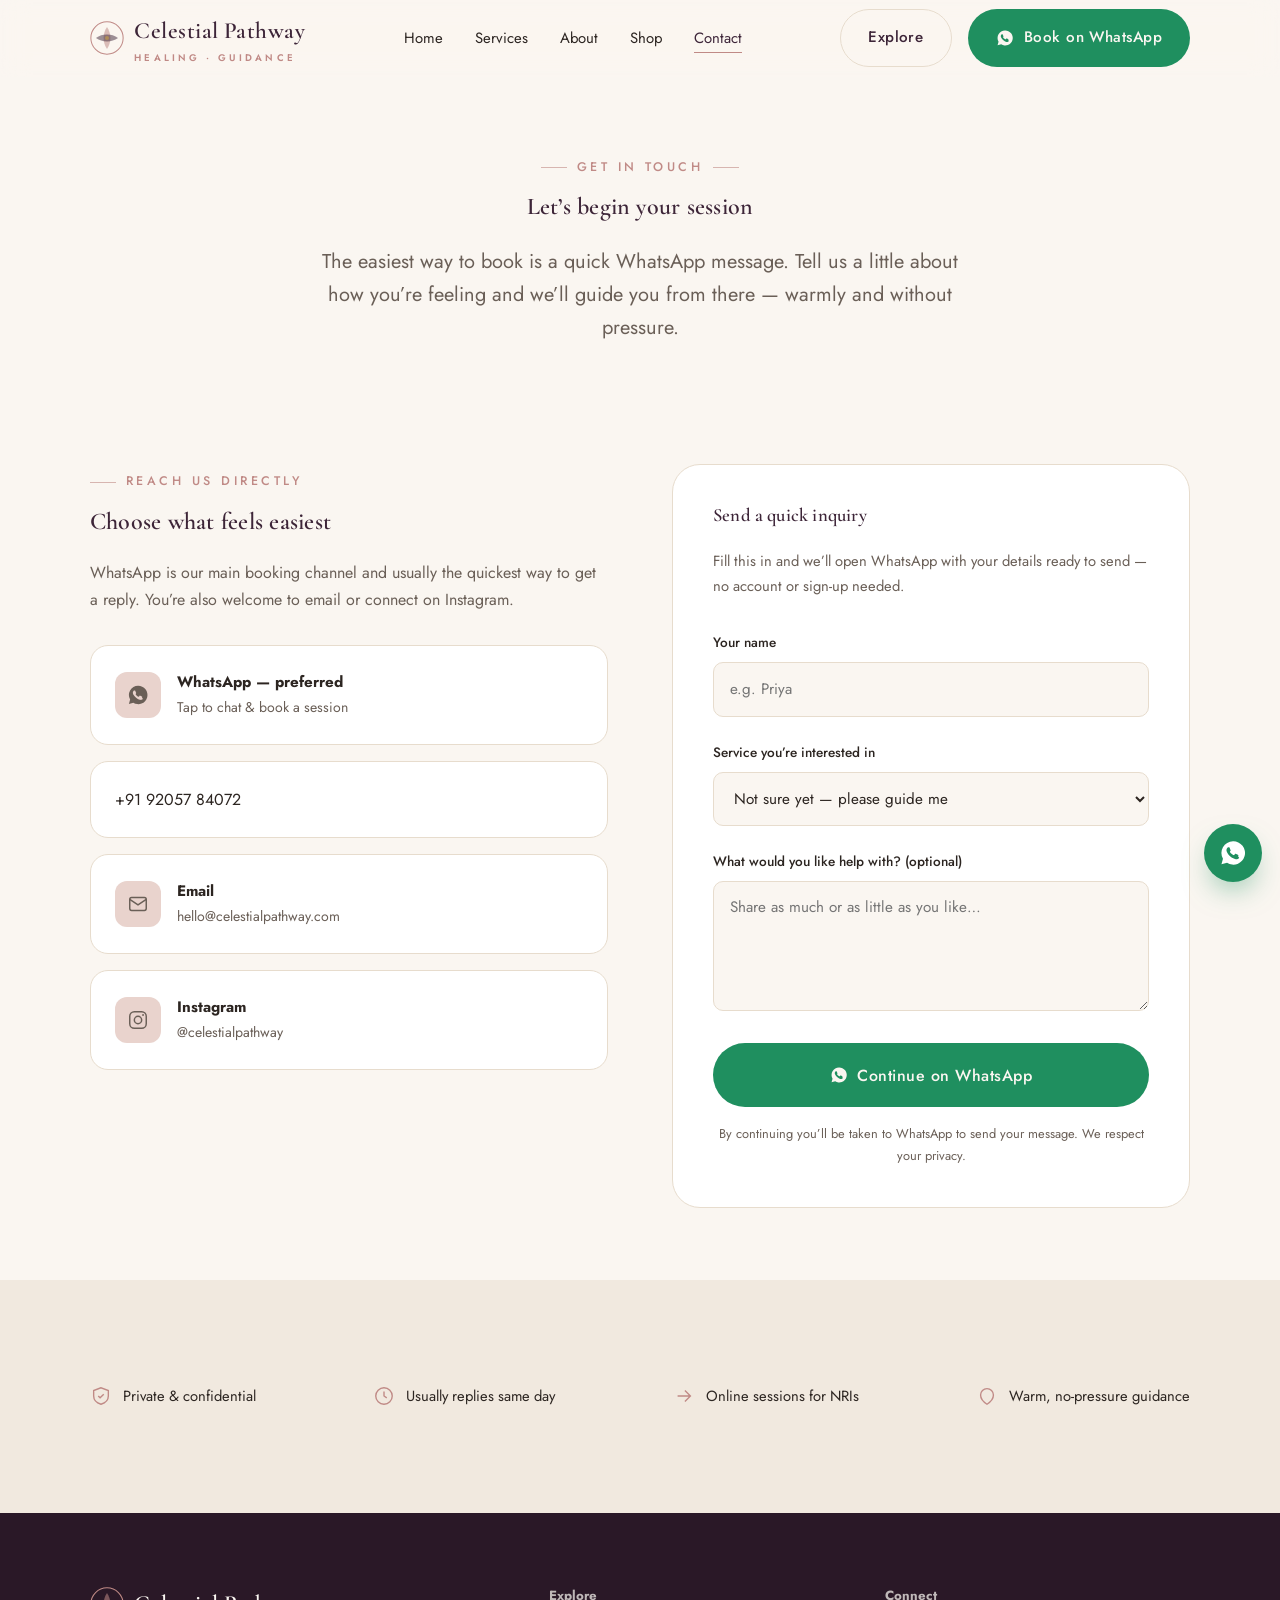
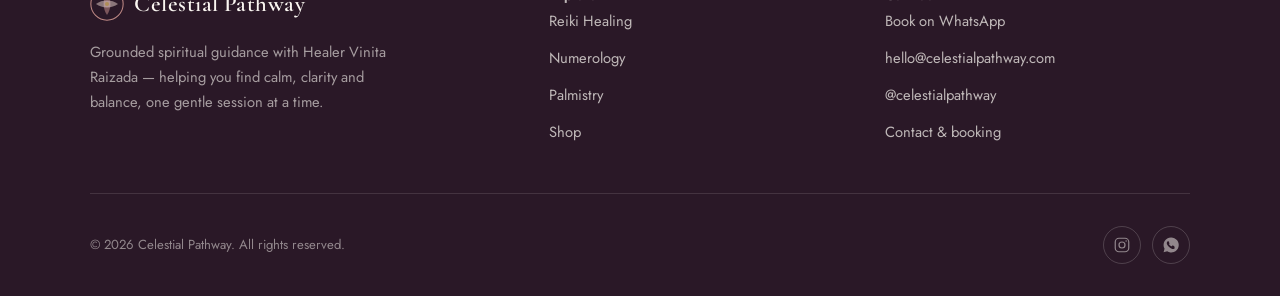
<file: contact.html>
<!DOCTYPE html>
<html lang="en">
<head>
  <meta charset="UTF-8" />
  <meta name="viewport" content="width=device-width, initial-scale=1.0" />

  <title>Contact &amp; Booking | Celestial Pathway</title>
  <meta name="description" content="Book a Reiki, Numerology or Palmistry session with Healer Vinita Raizada. WhatsApp is the quickest way — or reach us by phone, email or Instagram. Warm, private, no pressure." />
  <meta name="theme-color" content="#3d2538" />
  <link rel="canonical" href="https://www.celestialpathway.com/contact" />
  <meta property="og:type" content="website" />
  <meta property="og:title" content="Contact & Booking | Celestial Pathway" />
  <meta property="og:description" content="Book your 1:1 session on WhatsApp with Healer Vinita Raizada. Warm, private, no pressure." />
  <meta name="twitter:card" content="summary_large_image" />

  <link rel="preconnect" href="https://fonts.googleapis.com" />
  <link rel="preconnect" href="https://fonts.gstatic.com" crossorigin />
  <link href="https://fonts.googleapis.com/css2?family=Cormorant+Garamond:ital,wght@0,500;0,600;1,500;1,600&family=Jost:wght@300;400;500;600&display=swap" rel="stylesheet" />
  <link rel="stylesheet" href="assets/css/styles.css" />
</head>
<body>

  <!-- HEADER (keep in sync with index.html) -->
  <header class="site-header">
    <nav class="nav container" aria-label="Primary">
      <a class="brand" href="index.html" aria-label="Celestial Pathway home">
        <svg class="brand__mark" viewBox="0 0 40 40" fill="none" aria-hidden="true">
          <circle cx="20" cy="20" r="19" stroke="#c08a86" stroke-width="1.2"/>
          <path d="M20 7c2.6 4 4 8 4 13s-1.4 9-4 13c-2.6-4-4-8-4-13s1.4-9 4-13Z" fill="#c08a86" opacity=".55"/>
          <path d="M7 20c4-2.6 8-4 13-4s9 1.4 13 4c-4 2.6-8 4-13 4S11 22.6 7 20Z" fill="#3d2538" opacity=".5"/>
          <circle cx="20" cy="20" r="2.4" fill="#b08d57"/>
        </svg>
        <span>Celestial Pathway<small>Healing · Guidance</small></span>
      </a>
      <ul class="nav__links" id="primary-menu">
        <li><a href="index.html">Home</a></li>
        <li><a href="services.html">Services</a></li>
        <li><a href="about.html">About</a></li>
        <li><a href="index.html#products">Shop</a></li>
        <li><a href="contact.html" aria-current="page">Contact</a></li>
      </ul>
      <div class="nav__cta">
        <a class="btn btn--ghost" href="services.html">Explore</a>
        <a class="btn btn--whatsapp" data-wa href="#">
          <svg class="icon" viewBox="0 0 24 24" fill="currentColor" aria-hidden="true"><path d="M12 2a10 10 0 0 0-8.6 15l-1.3 4.7 4.8-1.3A10 10 0 1 0 12 2Zm5.3 14.1c-.2.6-1.3 1.2-1.8 1.2-.5.1-1 .1-1.7-.1-.4-.1-.9-.3-1.6-.6-2.8-1.2-4.6-4-4.7-4.2-.1-.2-1.1-1.5-1.1-2.8 0-1.3.7-2 .9-2.2.2-.3.5-.3.7-.3h.5c.2 0 .4 0 .6.5.2.5.7 1.8.8 1.9.1.1.1.3 0 .5-.1.2-.2.3-.3.5-.2.2-.3.4-.2.6.1.2.6 1 1.3 1.6.9.8 1.6 1 1.8 1.1.2.1.4.1.5-.1.2-.2.6-.7.8-.9.2-.3.4-.2.6-.1.2.1 1.5.7 1.7.8.2.1.4.2.4.3.1.1.1.5-.1 1.1Z"/></svg>
          Book on WhatsApp
        </a>
      </div>
      <button class="nav__toggle" aria-label="Toggle menu" aria-expanded="false" aria-controls="primary-menu"><span></span></button>
    </nav>
  </header>

  <main>
    <!-- PAGE HERO -->
    <section class="page-hero">
      <div class="container container--narrow">
        <span class="eyebrow eyebrow--center" data-reveal>Get in touch</span>
        <h1 data-reveal data-delay="1" style="margin-top: var(--space-2)">Let’s begin your session</h1>
        <p class="lead" data-reveal data-delay="2">
          The easiest way to book is a quick WhatsApp message. Tell us a little about
          how you’re feeling and we’ll guide you from there — warmly and without pressure.
        </p>
      </div>
    </section>

    <!-- CONTACT GRID -->
    <section class="section--tight">
      <div class="container contact-grid">
        <!-- Channels -->
        <div data-reveal>
          <span class="eyebrow">Reach us directly</span>
          <h2 style="margin: var(--space-2) 0 var(--space-3)">Choose what feels easiest</h2>
          <p style="margin-bottom: var(--space-4)">WhatsApp is our main booking channel and
            usually the quickest way to get a reply. You’re also welcome to email or
            connect on Instagram.</p>

          <div class="contact-channels">
            <a class="channel" data-wa href="#">
              <span class="channel__icon"><svg viewBox="0 0 24 24" fill="currentColor"><path d="M12 2a10 10 0 0 0-8.6 15l-1.3 4.7 4.8-1.3A10 10 0 1 0 12 2Zm5.3 14.1c-.2.6-1.3 1.2-1.8 1.2-.5.1-1 .1-1.7-.1-.4-.1-.9-.3-1.6-.6-2.8-1.2-4.6-4-4.7-4.2-.1-.2-1.1-1.5-1.1-2.8 0-1.3.7-2 .9-2.2.2-.3.5-.3.7-.3h.5c.2 0 .4 0 .6.5.2.5.7 1.8.8 1.9.1.1.1.3 0 .5-.1.2-.2.3-.3.5-.2.2-.3.4-.2.6.1.2.6 1 1.3 1.6.9.8 1.6 1 1.8 1.1.2.1.4.1.5-.1.2-.2.6-.7.8-.9.2-.3.4-.2.6-.1.2.1 1.5.7 1.7.8.2.1.4.2.4.3.1.1.1.5-.1 1.1Z"/></svg></span>
              <span><b>WhatsApp — preferred</b><span>Tap to chat &amp; book a session</span></span>
            </a>
            <a class="channel" data-phone data-fill href="#">
              <span class="channel__icon"><svg viewBox="0 0 24 24" fill="none" stroke="currentColor" stroke-width="1.6"><path d="M5 4h3l2 5-2 1a11 11 0 0 0 5 5l1-2 5 2v3a2 2 0 0 1-2 2A16 16 0 0 1 3 6a2 2 0 0 1 2-2Z"/></svg></span>
              <span><b>Call / phone</b><span data-phone data-fill>+91 92057 84072</span></span>
            </a>
            <a class="channel" data-email href="#">
              <span class="channel__icon"><svg viewBox="0 0 24 24" fill="none" stroke="currentColor" stroke-width="1.6"><rect x="3" y="5" width="18" height="14" rx="2"/><path d="m3 7 9 6 9-6"/></svg></span>
              <span><b>Email</b><span data-email data-fill>email</span></span>
            </a>
            <a class="channel" data-instagram href="#">
              <span class="channel__icon"><svg viewBox="0 0 24 24" fill="none" stroke="currentColor" stroke-width="1.6"><rect x="3" y="3" width="18" height="18" rx="5"/><circle cx="12" cy="12" r="4"/><circle cx="17.5" cy="6.5" r="1" fill="currentColor" stroke="none"/></svg></span>
              <span><b>Instagram</b><span data-instagram data-fill>@celestialpathway</span></span>
            </a>
          </div>
        </div>

        <!-- Inquiry form (opens WhatsApp with details prefilled) -->
        <div data-reveal data-delay="1">
          <form class="form" data-inquiry-form>
            <h3 style="margin-bottom: var(--space-3)">Send a quick inquiry</h3>
            <p style="margin-bottom: var(--space-4); font-size:0.92rem">
              Fill this in and we’ll open WhatsApp with your details ready to send —
              no account or sign-up needed.
            </p>
            <div class="field">
              <label for="name">Your name</label>
              <input id="name" name="name" type="text" placeholder="e.g. Priya" autocomplete="name" required />
            </div>
            <div class="field">
              <label for="service">Service you’re interested in</label>
              <select id="service" name="service">
                <option value="">Not sure yet — please guide me</option>
                <option>Reiki Healing</option>
                <option>Numerology</option>
                <option>Palmistry</option>
                <option>Spiritual products</option>
              </select>
            </div>
            <div class="field">
              <label for="message">What would you like help with? (optional)</label>
              <textarea id="message" name="message" placeholder="Share as much or as little as you like…"></textarea>
            </div>
            <button class="btn btn--whatsapp btn--block btn--lg" type="submit">
              <svg class="icon" viewBox="0 0 24 24" fill="currentColor" aria-hidden="true"><path d="M12 2a10 10 0 0 0-8.6 15l-1.3 4.7 4.8-1.3A10 10 0 1 0 12 2Zm5.3 14.1c-.2.6-1.3 1.2-1.8 1.2-.5.1-1 .1-1.7-.1-.4-.1-.9-.3-1.6-.6-2.8-1.2-4.6-4-4.7-4.2-.1-.2-1.1-1.5-1.1-2.8 0-1.3.7-2 .9-2.2.2-.3.5-.3.7-.3h.5c.2 0 .4 0 .6.5.2.5.7 1.8.8 1.9.1.1.1.3 0 .5-.1.2-.2.3-.3.5-.2.2-.3.4-.2.6.1.2.6 1 1.3 1.6.9.8 1.6 1 1.8 1.1.2.1.4.1.5-.1.2-.2.6-.7.8-.9.2-.3.4-.2.6-.1.2.1 1.5.7 1.7.8.2.1.4.2.4.3.1.1.1.5-.1 1.1Z"/></svg>
              Continue on WhatsApp
            </button>
            <p class="form__note">By continuing you’ll be taken to WhatsApp to send your message. We respect your privacy.</p>
          </form>
        </div>
      </div>
    </section>

    <!-- REASSURANCE STRIP -->
    <section class="section--tight bg-sand">
      <div class="container trust-strip__inner" style="border:none">
        <div class="trust-strip__item" data-reveal><svg viewBox="0 0 24 24" fill="none" stroke="currentColor" stroke-width="1.5"><path d="M12 3 4 6v6c0 4.5 3.4 7.6 8 9 4.6-1.4 8-4.5 8-9V6l-8-3Z"/><path d="m9 12 2 2 4-4"/></svg> Private &amp; confidential</div>
        <div class="trust-strip__item" data-reveal data-delay="1"><svg viewBox="0 0 24 24" fill="none" stroke="currentColor" stroke-width="1.5"><circle cx="12" cy="12" r="9"/><path d="M12 7v5l3 2"/></svg> Usually replies same day</div>
        <div class="trust-strip__item" data-reveal data-delay="2"><svg viewBox="0 0 24 24" fill="none" stroke="currentColor" stroke-width="1.5"><path d="M3 12h18M12 3v18" opacity="0"/><path d="M5 12h14M13 6l6 6-6 6"/></svg> Online sessions for NRIs</div>
        <div class="trust-strip__item" data-reveal data-delay="3"><svg viewBox="0 0 24 24" fill="none" stroke="currentColor" stroke-width="1.5"><path d="M12 21s-7-4.4-7-10a7 7 0 0 1 14 0c0 5.6-7 10-7 10Z"/></svg> Warm, no-pressure guidance</div>
      </div>
    </section>
  </main>

  <!-- FOOTER (keep in sync with index.html) -->
  <footer class="site-footer">
    <div class="container">
      <div class="footer__top">
        <div class="footer__brand">
          <a class="brand" href="index.html">
            <svg class="brand__mark" viewBox="0 0 40 40" fill="none" aria-hidden="true">
              <circle cx="20" cy="20" r="19" stroke="#c08a86" stroke-width="1.2"/>
              <path d="M20 7c2.6 4 4 8 4 13s-1.4 9-4 13c-2.6-4-4-8-4-13s1.4-9 4-13Z" fill="#c08a86" opacity=".55"/>
              <path d="M7 20c4-2.6 8-4 13-4s9 1.4 13 4c-4 2.6-8 4-13 4S11 22.6 7 20Z" fill="#e9d3cd" opacity=".5"/>
              <circle cx="20" cy="20" r="2.4" fill="#b08d57"/>
            </svg>
            <span>Celestial Pathway</span>
          </a>
          <p>Grounded spiritual guidance with Healer Vinita Raizada — helping you find
            calm, clarity and balance, one gentle session at a time.</p>
        </div>
        <div>
          <h5>Explore</h5>
          <ul class="footer__links">
            <li><a href="services.html#reiki">Reiki Healing</a></li>
            <li><a href="services.html#numerology">Numerology</a></li>
            <li><a href="services.html#palmistry">Palmistry</a></li>
            <li><a href="index.html#products">Shop</a></li>
          </ul>
        </div>
        <div>
          <h5>Connect</h5>
          <ul class="footer__links">
            <li><a data-wa href="#">Book on WhatsApp</a></li>
            <li><a data-email data-fill href="#">email</a></li>
            <li><a data-instagram data-fill href="#">instagram</a></li>
            <li><a href="contact.html">Contact &amp; booking</a></li>
          </ul>
        </div>
      </div>
      <div class="footer__bottom">
        <span>© <span data-year>2026</span> Celestial Pathway. All rights reserved.</span>
        <div class="social">
          <a data-instagram href="#" aria-label="Instagram"><svg viewBox="0 0 24 24" fill="none" stroke="currentColor" stroke-width="1.6"><rect x="3" y="3" width="18" height="18" rx="5"/><circle cx="12" cy="12" r="4"/><circle cx="17.5" cy="6.5" r="1" fill="currentColor" stroke="none"/></svg></a>
          <a data-wa href="#" aria-label="WhatsApp"><svg viewBox="0 0 24 24" fill="currentColor"><path d="M12 2a10 10 0 0 0-8.6 15l-1.3 4.7 4.8-1.3A10 10 0 1 0 12 2Zm5.3 14.1c-.2.6-1.3 1.2-1.8 1.2-.5.1-1 .1-1.7-.1-.4-.1-.9-.3-1.6-.6-2.8-1.2-4.6-4-4.7-4.2-.1-.2-1.1-1.5-1.1-2.8 0-1.3.7-2 .9-2.2.2-.3.5-.3.7-.3h.5c.2 0 .4 0 .6.5.2.5.7 1.8.8 1.9.1.1.1.3 0 .5-.1.2-.2.3-.3.5-.2.2-.3.4-.2.6.1.2.6 1 1.3 1.6.9.8 1.6 1 1.8 1.1.2.1.4.1.5-.1.2-.2.6-.7.8-.9.2-.3.4-.2.6-.1.2.1 1.5.7 1.7.8.2.1.4.2.4.3.1.1.1.5-.1 1.1Z"/></svg></a>
        </div>
      </div>
    </div>
  </footer>

  <a class="wa-float" data-wa href="#" aria-label="Book on WhatsApp">
    <svg viewBox="0 0 24 24" fill="currentColor" aria-hidden="true"><path d="M12 2a10 10 0 0 0-8.6 15l-1.3 4.7 4.8-1.3A10 10 0 1 0 12 2Zm5.3 14.1c-.2.6-1.3 1.2-1.8 1.2-.5.1-1 .1-1.7-.1-.4-.1-.9-.3-1.6-.6-2.8-1.2-4.6-4-4.7-4.2-.1-.2-1.1-1.5-1.1-2.8 0-1.3.7-2 .9-2.2.2-.3.5-.3.7-.3h.5c.2 0 .4 0 .6.5.2.5.7 1.8.8 1.9.1.1.1.3 0 .5-.1.2-.2.3-.3.5-.2.2-.3.4-.2.6.1.2.6 1 1.3 1.6.9.8 1.6 1 1.8 1.1.2.1.4.1.5-.1.2-.2.6-.7.8-.9.2-.3.4-.2.6-.1.2.1 1.5.7 1.7.8.2.1.4.2.4.3.1.1.1.5-.1 1.1Z"/></svg>
  </a>

  <script src="assets/js/config.js"></script>
  <script src="assets/js/main.js"></script>
</body>
</html>
</file>
<file: assets/css/styles.css>
/* ==========================================================================
   Celestial Pathway — Design System & Styles
   --------------------------------------------------------------------------
   Structure:
     1. Design tokens (CSS custom properties)
     2. Reset & base elements
     3. Typography
     4. Layout primitives (container, section, grid)
     5. Components (buttons, cards, nav, footer, forms, etc.)
     6. Page sections (hero, services, testimonials, etc.)
     7. Motion / reveal animations
     8. Responsive refinements
   --------------------------------------------------------------------------
   HANDOFF NOTE (Himanshu): Brand colors, fonts and spacing all live in the
   :root tokens below. Change them once here and the whole site updates.
   ========================================================================== */

/* 1. ---------------------------------------------------------------- TOKENS */
:root {
  /* Brand palette — warm neutrals, muted rose, deep plum */
  --c-cream: #faf6f1;        /* page background / off-white */
  --c-sand: #f1e9df;         /* soft beige surfaces */
  --c-sand-deep: #e7dccd;    /* dividers, borders */
  --c-rose: #c08a86;         /* muted rose accent */
  --c-rose-soft: #e9d3cd;    /* rose tint surfaces */
  --c-plum: #3d2538;         /* deep plum (headings on light, dark sections) */
  --c-plum-deep: #2a1827;    /* darkest plum */
  --c-gold: #b08d57;         /* restrained gold for fine accents */
  --c-ink: #2c2521;          /* elegant dark body text */
  --c-ink-soft: #6a5f57;     /* muted body text */
  --c-white: #ffffff;

  /* WhatsApp green (CTA) */
  --c-whatsapp: #1f8f5f;
  --c-whatsapp-dark: #16713f;

  /* Typography */
  --font-display: "Cormorant Garamond", "Times New Roman", serif;
  --font-body: "Jost", "Helvetica Neue", Arial, sans-serif;

  /* Fluid type scale */
  --fs-display: clamp(2.6rem, 6vw, 4.6rem);
  --fs-h1: clamp(2.2rem, 5vw, 3.6rem);
  --fs-h2: clamp(1.9rem, 4vw, 2.9rem);
  --fs-h3: clamp(1.3rem, 2.4vw, 1.7rem);
  --fs-lead: clamp(1.05rem, 1.6vw, 1.25rem);
  --fs-body: 1rem;
  --fs-small: 0.85rem;
  --fs-eyebrow: 0.78rem;

  /* Spacing scale */
  --space-1: 0.5rem;
  --space-2: 1rem;
  --space-3: 1.5rem;
  --space-4: 2rem;
  --space-5: 3rem;
  --space-6: 4.5rem;
  --space-7: 6.5rem;

  /* Layout */
  --container: 1180px;
  --container-narrow: 820px;
  --radius-sm: 10px;
  --radius: 18px;
  --radius-lg: 28px;

  /* Effects */
  --shadow-soft: 0 18px 50px -28px rgba(61, 37, 56, 0.35);
  --shadow-card: 0 22px 60px -34px rgba(61, 37, 56, 0.45);
  --border-hair: 1px solid var(--c-sand-deep);
  --ease: cubic-bezier(0.22, 0.61, 0.36, 1);
}

/* 2. ----------------------------------------------------------------- RESET */
*,
*::before,
*::after { box-sizing: border-box; }

* { margin: 0; }

html {
  scroll-behavior: smooth;
  -webkit-text-size-adjust: 100%;
}

body {
  font-family: var(--font-body);
  font-size: var(--fs-body);
  line-height: 1.7;
  color: var(--c-ink);
  background-color: var(--c-cream);
  -webkit-font-smoothing: antialiased;
  text-rendering: optimizeLegibility;
  overflow-x: hidden;
}

img,
picture,
svg { display: block; max-width: 100%; }

a { color: inherit; text-decoration: none; }

button { font: inherit; cursor: pointer; }

ul { list-style: none; padding: 0; }

:focus-visible {
  outline: 2px solid var(--c-plum);
  outline-offset: 3px;
  border-radius: 4px;
}

/* 3. ------------------------------------------------------------ TYPOGRAPHY */
h1, h2, h3, h4 {
  font-family: var(--font-display);
  font-weight: 600;
  line-height: 1.1;
  color: var(--c-plum);
  letter-spacing: 0.01em;
}

p { color: var(--c-ink-soft); }

.eyebrow {
  font-family: var(--font-body);
  font-size: var(--fs-eyebrow);
  font-weight: 500;
  letter-spacing: 0.28em;
  text-transform: uppercase;
  color: var(--c-rose);
  display: inline-flex;
  align-items: center;
  gap: 0.6rem;
}
.eyebrow::before {
  content: "";
  width: 26px;
  height: 1px;
  background: var(--c-rose);
  opacity: 0.6;
}
.eyebrow--center { justify-content: center; }
.eyebrow--center::after {
  content: "";
  width: 26px;
  height: 1px;
  background: var(--c-rose);
  opacity: 0.6;
}

.lead {
  font-size: var(--fs-lead);
  color: var(--c-ink-soft);
  line-height: 1.65;
}

/* 4. -------------------------------------------------------- LAYOUT PRIMITIVES */
.container {
  width: 100%;
  max-width: var(--container);
  margin-inline: auto;
  padding-inline: clamp(1.2rem, 5vw, 2.5rem);
}
.container--narrow { max-width: var(--container-narrow); }

.section { padding-block: var(--space-7); }
.section--tight { padding-block: var(--space-6); }

.section-head {
  max-width: 620px;
  margin-bottom: var(--space-5);
}
.section-head--center {
  margin-inline: auto;
  text-align: center;
}
.section-head h2 { margin-top: var(--space-2); }
.section-head p { margin-top: var(--space-2); }

.grid { display: grid; gap: var(--space-3); }
.grid-3 { grid-template-columns: repeat(3, 1fr); }
.grid-2 { grid-template-columns: repeat(2, 1fr); }

/* Surfaces */
.bg-sand { background: var(--c-sand); }
.bg-rose { background: var(--c-rose-soft); }
.bg-plum { background: var(--c-plum); }
.bg-plum h1, .bg-plum h2, .bg-plum h3 { color: var(--c-cream); }
.bg-plum p { color: rgba(250, 246, 241, 0.78); }

/* Elegant divider */
.divider {
  display: flex;
  align-items: center;
  justify-content: center;
  gap: 1rem;
  color: var(--c-gold);
}
.divider::before,
.divider::after {
  content: "";
  height: 1px;
  width: min(120px, 22vw);
  background: linear-gradient(90deg, transparent, var(--c-sand-deep));
}
.divider::after { transform: scaleX(-1); }
.divider span { font-size: 0.9rem; letter-spacing: 0.3em; }

/* 5. -------------------------------------------------------------- BUTTONS */
.btn {
  --btn-bg: var(--c-plum);
  --btn-fg: var(--c-cream);
  display: inline-flex;
  align-items: center;
  justify-content: center;
  gap: 0.6rem;
  padding: 0.95rem 1.7rem;
  font-size: 0.95rem;
  font-weight: 500;
  letter-spacing: 0.03em;
  border: 1px solid transparent;
  border-radius: 999px;
  background: var(--btn-bg);
  color: var(--btn-fg);
  transition: transform 0.3s var(--ease), box-shadow 0.3s var(--ease),
    background 0.3s var(--ease), color 0.3s var(--ease);
  will-change: transform;
}
.btn:hover { transform: translateY(-2px); box-shadow: var(--shadow-soft); }
.btn:active { transform: translateY(0); }

.btn--whatsapp { --btn-bg: var(--c-whatsapp); }
.btn--whatsapp:hover { --btn-bg: var(--c-whatsapp-dark); }

.btn--ghost {
  --btn-bg: transparent;
  --btn-fg: var(--c-plum);
  border-color: var(--c-sand-deep);
}
.btn--ghost:hover { --btn-bg: var(--c-sand); box-shadow: none; }

.btn--light {
  --btn-bg: var(--c-cream);
  --btn-fg: var(--c-plum);
}
.btn--outline-light {
  --btn-bg: transparent;
  --btn-fg: var(--c-cream);
  border-color: rgba(250, 246, 241, 0.4);
}
.btn--outline-light:hover { --btn-bg: rgba(250, 246, 241, 0.1); box-shadow: none; }

.btn--lg { padding: 1.1rem 2.1rem; font-size: 1rem; }
.btn--block { width: 100%; }

.btn .icon { width: 18px; height: 18px; }

.cta-group {
  display: flex;
  flex-wrap: wrap;
  gap: var(--space-2);
}

.text-link {
  display: inline-flex;
  align-items: center;
  gap: 0.4rem;
  font-weight: 500;
  color: var(--c-plum);
  border-bottom: 1px solid transparent;
  transition: border-color 0.3s var(--ease), gap 0.3s var(--ease);
}
.text-link:hover { border-color: var(--c-rose); gap: 0.65rem; }

/* 6. ------------------------------------------------------------- HEADER/NAV */
.site-header {
  position: sticky;
  top: 0;
  z-index: 100;
  background: rgba(250, 246, 241, 0.82);
  backdrop-filter: saturate(140%) blur(14px);
  border-bottom: 1px solid transparent;
  transition: border-color 0.4s var(--ease), background 0.4s var(--ease);
}
.site-header.is-scrolled { border-bottom-color: var(--c-sand-deep); }

.nav {
  display: flex;
  align-items: center;
  justify-content: space-between;
  gap: var(--space-3);
  height: 76px;
}
.brand {
  display: flex;
  align-items: center;
  gap: 0.65rem;
  font-family: var(--font-display);
  font-size: 1.45rem;
  font-weight: 600;
  color: var(--c-plum);
  letter-spacing: 0.02em;
}
.brand__mark {
  width: 34px;
  height: 34px;
  flex: none;
}
.brand small {
  display: block;
  font-family: var(--font-body);
  font-size: 0.6rem;
  letter-spacing: 0.32em;
  text-transform: uppercase;
  color: var(--c-rose);
  line-height: 1;
  margin-top: 2px;
}

.nav__links {
  display: flex;
  align-items: center;
  gap: var(--space-4);
}
.nav__links a {
  font-size: 0.93rem;
  color: var(--c-ink);
  position: relative;
  padding-block: 4px;
  transition: color 0.25s var(--ease);
}
.nav__links a::after {
  content: "";
  position: absolute;
  left: 0; bottom: 0;
  width: 0; height: 1.5px;
  background: var(--c-rose);
  transition: width 0.3s var(--ease);
}
.nav__links a:hover,
.nav__links a[aria-current="page"] { color: var(--c-plum); }
.nav__links a:hover::after,
.nav__links a[aria-current="page"]::after { width: 100%; }

.nav__cta { display: flex; align-items: center; gap: var(--space-2); }

.nav__toggle {
  display: none;
  width: 44px; height: 44px;
  border: 1px solid var(--c-sand-deep);
  border-radius: 12px;
  background: transparent;
  position: relative;
}
.nav__toggle span,
.nav__toggle span::before,
.nav__toggle span::after {
  content: "";
  position: absolute;
  left: 50%; top: 50%;
  width: 18px; height: 1.6px;
  background: var(--c-plum);
  transform: translate(-50%, -50%);
  transition: transform 0.3s var(--ease), opacity 0.3s var(--ease);
}
.nav__toggle span::before { transform: translate(-50%, -7px); }
.nav__toggle span::after { transform: translate(-50%, 5px); }
.nav__toggle[aria-expanded="true"] span { background: transparent; }
.nav__toggle[aria-expanded="true"] span::before { transform: translate(-50%, 0) rotate(45deg); }
.nav__toggle[aria-expanded="true"] span::after { transform: translate(-50%, 0) rotate(-45deg); }

/* 7. ---------------------------------------------------------------- HERO */
.hero {
  position: relative;
  padding-block: clamp(3rem, 8vw, 6rem) var(--space-7);
  overflow: hidden;
}
.hero__inner {
  display: grid;
  grid-template-columns: 1.05fr 0.95fr;
  gap: clamp(2rem, 5vw, 4.5rem);
  align-items: center;
}
.hero__content { max-width: 560px; }
.hero h1 {
  font-size: var(--fs-display);
  margin-top: var(--space-3);
  letter-spacing: 0.005em;
}
.hero h1 em {
  font-style: italic;
  color: var(--c-rose);
}
.hero .lead { margin-top: var(--space-3); max-width: 46ch; }
.hero .cta-group { margin-top: var(--space-4); }

.hero__trust {
  display: flex;
  align-items: center;
  gap: var(--space-3);
  margin-top: var(--space-4);
  padding-top: var(--space-4);
  border-top: var(--border-hair);
  flex-wrap: wrap;
}
.hero__trust-item { display: flex; flex-direction: column; }
.hero__trust-item b {
  font-family: var(--font-display);
  font-size: 1.6rem;
  color: var(--c-plum);
  line-height: 1;
}
.hero__trust-item span {
  font-size: var(--fs-small);
  color: var(--c-ink-soft);
  margin-top: 4px;
}

/* Hero visual (placeholder-friendly) */
.hero__visual { position: relative; }
.media {
  position: relative;
  border-radius: var(--radius-lg);
  overflow: hidden;
  background: linear-gradient(160deg, var(--c-rose-soft), var(--c-sand));
  box-shadow: var(--shadow-card);
}
.media::after {
  content: "";
  position: absolute; inset: 0;
  background: radial-gradient(120% 90% at 80% 10%, rgba(255,255,255,0.5), transparent 55%);
  pointer-events: none;
}
/* Image sits above the fallback placeholder. If the photo is missing/404s,
   the inline onerror handler removes it and the placeholder shows through. */
.media img {
  position: absolute;
  inset: 0;
  width: 100%;
  height: 100%;
  object-fit: cover;
  z-index: 1;
}
.media--portrait { aspect-ratio: 4 / 5; }
.media--square { aspect-ratio: 1 / 1; }
.media--wide { aspect-ratio: 16 / 11; }

/* Placeholder content shown when no photo yet */
.placeholder {
  position: absolute; inset: 0;
  display: flex;
  flex-direction: column;
  align-items: center;
  justify-content: center;
  gap: 0.6rem;
  text-align: center;
  color: var(--c-plum);
  padding: var(--space-3);
}
.placeholder svg { width: 46px; height: 46px; opacity: 0.55; }
.placeholder span {
  font-size: var(--fs-small);
  letter-spacing: 0.18em;
  text-transform: uppercase;
  opacity: 0.7;
}

.hero__badge {
  position: absolute;
  bottom: -22px; left: -22px;
  background: var(--c-white);
  border-radius: var(--radius);
  padding: 1rem 1.3rem;
  box-shadow: var(--shadow-card);
  display: flex;
  align-items: center;
  gap: 0.8rem;
  max-width: 230px;
}
.hero__badge .stars { color: var(--c-gold); font-size: 0.9rem; letter-spacing: 2px; }
.hero__badge b { font-family: var(--font-display); color: var(--c-plum); font-size: 1.1rem; }
.hero__badge p { font-size: 0.78rem; line-height: 1.4; margin: 0; }

/* 8. ----------------------------------------------------------- TRUST STRIP */
.trust-strip { border-block: var(--border-hair); background: var(--c-sand); }
.trust-strip__inner {
  display: flex;
  flex-wrap: wrap;
  align-items: center;
  justify-content: space-between;
  gap: var(--space-3) var(--space-5);
  padding-block: var(--space-4);
}
.trust-strip__item {
  display: flex;
  align-items: center;
  gap: 0.7rem;
  font-size: 0.92rem;
  color: var(--c-ink);
}
.trust-strip__item svg { width: 22px; height: 22px; color: var(--c-rose); flex: none; }

/* ----------------------------------------------------------- SERVICE CARDS */
.service-card {
  position: relative;
  display: flex;
  flex-direction: column;
  background: var(--c-white);
  border: var(--border-hair);
  border-radius: var(--radius-lg);
  padding: var(--space-4);
  height: 100%;
  transition: transform 0.4s var(--ease), box-shadow 0.4s var(--ease), border-color 0.4s var(--ease);
  overflow: hidden;
}
.service-card::before {
  content: "";
  position: absolute;
  inset: 0 0 auto 0;
  height: 4px;
  background: linear-gradient(90deg, var(--c-rose), var(--c-gold));
  transform: scaleX(0);
  transform-origin: left;
  transition: transform 0.5s var(--ease);
}
.service-card:hover { transform: translateY(-6px); box-shadow: var(--shadow-card); border-color: transparent; }
.service-card:hover::before { transform: scaleX(1); }

.service-card__icon {
  width: 58px; height: 58px;
  display: grid; place-items: center;
  border-radius: 16px;
  background: var(--c-rose-soft);
  color: var(--c-plum);
  margin-bottom: var(--space-3);
}
.service-card__icon svg { width: 28px; height: 28px; }
.service-card__num {
  position: absolute;
  top: var(--space-3); right: var(--space-4);
  font-family: var(--font-display);
  font-size: 2.4rem;
  color: var(--c-sand-deep);
  line-height: 1;
}
.service-card h3 { margin-bottom: var(--space-2); }
.service-card p { font-size: 0.95rem; }
.service-card .text-link { margin-top: auto; padding-top: var(--space-3); }

/* ----------------------------------------------------------- WHO IS FOR */
.feeling-grid {
  display: grid;
  grid-template-columns: repeat(3, 1fr);
  gap: var(--space-2);
  margin-top: var(--space-4);
}
.feeling {
  display: flex;
  align-items: center;
  gap: 0.7rem;
  padding: 1rem 1.2rem;
  background: var(--c-white);
  border: var(--border-hair);
  border-radius: var(--radius);
  font-size: 0.95rem;
  color: var(--c-ink);
}
.feeling svg { width: 20px; height: 20px; color: var(--c-rose); flex: none; }

.split {
  display: grid;
  grid-template-columns: 1fr 1fr;
  gap: clamp(2rem, 5vw, 4.5rem);
  align-items: center;
}

/* ----------------------------------------------------------- TESTIMONIALS */
.testimonial-grid {
  display: grid;
  grid-template-columns: repeat(3, 1fr);
  gap: var(--space-3);
}
.testimonial {
  display: flex;
  flex-direction: column;
  gap: var(--space-3);
  background: var(--c-white);
  border: var(--border-hair);
  border-radius: var(--radius-lg);
  padding: var(--space-4);
  height: 100%;
}
.testimonial__stars { color: var(--c-gold); letter-spacing: 3px; font-size: 0.95rem; }
.testimonial blockquote {
  font-family: var(--font-display);
  font-size: 1.25rem;
  line-height: 1.45;
  color: var(--c-plum);
  font-style: italic;
}
.testimonial__person {
  display: flex;
  align-items: center;
  gap: 0.8rem;
  margin-top: auto;
}
.testimonial__avatar {
  width: 46px; height: 46px;
  border-radius: 50%;
  background: linear-gradient(150deg, var(--c-rose-soft), var(--c-sand-deep));
  display: grid; place-items: center;
  font-family: var(--font-display);
  font-size: 1.1rem;
  color: var(--c-plum);
  flex: none;
}
.testimonial__person b { display: block; color: var(--c-ink); font-weight: 600; font-size: 0.95rem; }
.testimonial__person span { font-size: 0.8rem; color: var(--c-ink-soft); }

/* ----------------------------------------------------------- PRODUCTS */
.product-grid {
  display: grid;
  grid-template-columns: repeat(4, 1fr);
  gap: var(--space-3);
}
.product-card {
  display: flex;
  flex-direction: column;
  background: var(--c-white);
  border: var(--border-hair);
  border-radius: var(--radius);
  overflow: hidden;
  transition: transform 0.4s var(--ease), box-shadow 0.4s var(--ease);
}
.product-card:hover { transform: translateY(-4px); box-shadow: var(--shadow-soft); }
.product-card .media { border-radius: 0; box-shadow: none; }
.product-card__body { padding: var(--space-2) var(--space-3) var(--space-3); }
.product-card h4 {
  font-family: var(--font-body);
  font-weight: 500;
  font-size: 0.95rem;
  color: var(--c-ink);
  line-height: 1.4;
}
.product-card .price { color: var(--c-rose); font-weight: 600; margin-top: 4px; display: block; }

/* ----------------------------------------------------------- SERVICE DETAIL */
.service-detail {
  display: grid;
  grid-template-columns: 0.9fr 1.1fr;
  gap: clamp(2rem, 5vw, 4rem);
  align-items: center;
  padding-block: var(--space-6);
  border-bottom: var(--border-hair);
}
.service-detail:nth-child(even) .service-detail__media { order: -1; }
.service-detail__body h2 { margin: var(--space-2) 0 var(--space-3); }
.detail-block { margin-bottom: var(--space-3); }
.detail-block h4 {
  font-family: var(--font-body);
  font-weight: 600;
  font-size: 0.82rem;
  letter-spacing: 0.16em;
  text-transform: uppercase;
  color: var(--c-rose);
  margin-bottom: 0.4rem;
}
.detail-block p { font-size: 0.97rem; }
.check-list { display: grid; gap: 0.6rem; }
.check-list li {
  display: flex;
  gap: 0.7rem;
  align-items: flex-start;
  font-size: 0.97rem;
  color: var(--c-ink);
}
.check-list svg { width: 20px; height: 20px; color: var(--c-rose); flex: none; margin-top: 3px; }

/* ----------------------------------------------------------- FORM */
.contact-grid {
  display: grid;
  grid-template-columns: 1fr 1fr;
  gap: clamp(2rem, 5vw, 4rem);
  align-items: start;
}
.contact-channels { display: grid; gap: var(--space-2); }
.channel {
  display: flex;
  align-items: center;
  gap: var(--space-2);
  padding: var(--space-3);
  background: var(--c-white);
  border: var(--border-hair);
  border-radius: var(--radius);
  transition: border-color 0.3s var(--ease), transform 0.3s var(--ease);
}
.channel:hover { border-color: var(--c-rose); transform: translateX(4px); }
.channel__icon {
  width: 46px; height: 46px;
  border-radius: 12px;
  display: grid; place-items: center;
  background: var(--c-rose-soft);
  color: var(--c-plum);
  flex: none;
}
.channel__icon svg { width: 22px; height: 22px; }
.channel b { display: block; color: var(--c-ink); font-size: 0.95rem; }
.channel span { font-size: 0.88rem; color: var(--c-ink-soft); }

.form {
  background: var(--c-white);
  border: var(--border-hair);
  border-radius: var(--radius-lg);
  padding: clamp(1.5rem, 4vw, 2.5rem);
}
.field { margin-bottom: var(--space-3); }
.field label {
  display: block;
  font-size: 0.85rem;
  font-weight: 500;
  color: var(--c-ink);
  margin-bottom: 0.5rem;
}
.field input,
.field textarea,
.field select {
  width: 100%;
  padding: 0.85rem 1rem;
  font: inherit;
  font-size: 0.95rem;
  color: var(--c-ink);
  background: var(--c-cream);
  border: 1px solid var(--c-sand-deep);
  border-radius: var(--radius-sm);
  transition: border-color 0.3s var(--ease), box-shadow 0.3s var(--ease);
}
.field textarea { resize: vertical; min-height: 130px; }
.field input:focus,
.field textarea:focus,
.field select:focus {
  outline: none;
  border-color: var(--c-rose);
  box-shadow: 0 0 0 3px var(--c-rose-soft);
}
.form__note { font-size: 0.8rem; color: var(--c-ink-soft); margin-top: var(--space-2); text-align: center; }

/* ----------------------------------------------------------- FOUNDER */
.founder { display: grid; grid-template-columns: 0.85fr 1.15fr; gap: clamp(2rem, 5vw, 4.5rem); align-items: center; }
.founder__media { position: relative; }
.signature {
  font-family: var(--font-display);
  font-style: italic;
  font-size: 1.8rem;
  color: var(--c-plum);
  margin-top: var(--space-3);
}
.cred-grid { display: grid; grid-template-columns: repeat(2, 1fr); gap: var(--space-2); margin-top: var(--space-4); }
.cred {
  padding: var(--space-3);
  background: var(--c-sand);
  border-radius: var(--radius);
}
.cred b { font-family: var(--font-display); font-size: 1.5rem; color: var(--c-plum); display: block; }
.cred span { font-size: 0.85rem; color: var(--c-ink-soft); }

/* ----------------------------------------------------------- CTA BANNER */
.cta-banner {
  position: relative;
  border-radius: var(--radius-lg);
  background: linear-gradient(150deg, var(--c-plum), var(--c-plum-deep));
  padding: clamp(2.5rem, 6vw, 4.5rem);
  text-align: center;
  overflow: hidden;
}
.cta-banner::before,
.cta-banner::after {
  content: "";
  position: absolute;
  border-radius: 50%;
  background: radial-gradient(circle, rgba(192,138,134,0.4), transparent 70%);
}
.cta-banner::before { width: 320px; height: 320px; top: -120px; right: -80px; }
.cta-banner::after { width: 260px; height: 260px; bottom: -120px; left: -60px; background: radial-gradient(circle, rgba(176,141,87,0.32), transparent 70%); }
.cta-banner > * { position: relative; }
.cta-banner h2 { color: var(--c-cream); }
.cta-banner p { color: rgba(250,246,241,0.8); max-width: 52ch; margin: var(--space-2) auto var(--space-4); }
.cta-banner .cta-group { justify-content: center; }

/* ----------------------------------------------------------- FOOTER */
.site-footer { background: var(--c-plum-deep); color: rgba(250,246,241,0.72); padding-block: var(--space-6) var(--space-4); }
.footer__top {
  display: grid;
  grid-template-columns: 1.4fr 1fr 1fr;
  gap: var(--space-4);
  padding-bottom: var(--space-5);
  border-bottom: 1px solid rgba(250,246,241,0.12);
}
.footer__brand .brand { color: var(--c-cream); }
.footer__brand p { color: rgba(250,246,241,0.6); font-size: 0.92rem; margin-top: var(--space-2); max-width: 34ch; }
.footer h5 {
  font-family: var(--font-body);
  font-size: 0.78rem;
  letter-spacing: 0.2em;
  text-transform: uppercase;
  color: var(--c-rose);
  margin-bottom: var(--space-2);
}
.footer__links { display: grid; gap: 0.6rem; }
.footer__links a { font-size: 0.92rem; transition: color 0.25s var(--ease); }
.footer__links a:hover { color: var(--c-cream); }
.footer__bottom {
  display: flex;
  flex-wrap: wrap;
  align-items: center;
  justify-content: space-between;
  gap: var(--space-2);
  padding-top: var(--space-4);
  font-size: 0.82rem;
  color: rgba(250,246,241,0.5);
}
.social { display: flex; gap: 0.7rem; }
.social a {
  width: 38px; height: 38px;
  display: grid; place-items: center;
  border: 1px solid rgba(250,246,241,0.18);
  border-radius: 50%;
  transition: background 0.3s var(--ease), border-color 0.3s var(--ease);
}
.social a:hover { background: var(--c-rose); border-color: var(--c-rose); }
.social svg { width: 18px; height: 18px; }

/* Floating WhatsApp button (mobile-first conversion aid) */
.wa-float {
  position: fixed;
  right: 18px; bottom: 18px;
  z-index: 90;
  width: 58px; height: 58px;
  border-radius: 50%;
  background: var(--c-whatsapp);
  color: #fff;
  display: grid; place-items: center;
  box-shadow: 0 14px 30px -10px rgba(31,143,95,0.6);
  transition: transform 0.3s var(--ease);
}
.wa-float:hover { transform: scale(1.06); }
.wa-float svg { width: 28px; height: 28px; }

/* Page hero (interior) */
.page-hero { padding-block: var(--space-6) var(--space-5); text-align: center; }
.page-hero .lead { margin: var(--space-3) auto 0; max-width: 56ch; }

/* ----------------------------------------------------------- HERO MICROCOPY */
.hero__note {
  display: flex;
  align-items: center;
  gap: 0.55rem;
  margin-top: var(--space-3);
  font-size: 0.88rem;
  color: var(--c-ink-soft);
}
.hero__note svg { width: 18px; height: 18px; color: var(--c-whatsapp); flex: none; }

/* "Best for" line on service preview cards */
.service-card__best {
  display: inline-flex;
  align-items: center;
  gap: 0.45rem;
  margin: 0 0 var(--space-2);
  padding: 0.35rem 0.7rem;
  border-radius: 999px;
  background: var(--c-rose-soft);
  color: var(--c-plum);
  font-size: 0.74rem;
  font-weight: 500;
  letter-spacing: 0.02em;
}

/* Founder credibility band (homepage) */
.founder-band { background: var(--c-sand); }
.founder-band .founder__media .media { box-shadow: var(--shadow-card); }
.founder-quote {
  font-family: var(--font-display);
  font-style: italic;
  font-size: clamp(1.3rem, 2.2vw, 1.7rem);
  line-height: 1.4;
  color: var(--c-plum);
  margin-bottom: var(--space-3);
}
.founder-points { display: grid; gap: 0.7rem; margin: var(--space-3) 0 var(--space-4); }
.founder-points li {
  display: flex;
  gap: 0.7rem;
  align-items: flex-start;
  font-size: 0.97rem;
  color: var(--c-ink);
}
.founder-points svg { width: 20px; height: 20px; color: var(--c-rose); flex: none; margin-top: 3px; }

/* FAQ accordion (native <details>, no JS required) */
.faq { display: grid; gap: var(--space-2); max-width: 760px; margin-inline: auto; }
.faq__item {
  background: var(--c-white);
  border: var(--border-hair);
  border-radius: var(--radius);
  padding: 0 var(--space-3);
  transition: border-color 0.3s var(--ease), box-shadow 0.3s var(--ease);
}
.faq__item[open] { border-color: var(--c-rose); box-shadow: var(--shadow-soft); }
.faq__item summary {
  display: flex;
  align-items: center;
  justify-content: space-between;
  gap: var(--space-2);
  padding: var(--space-3) 0;
  font-family: var(--font-display);
  font-size: 1.2rem;
  color: var(--c-plum);
  cursor: pointer;
  list-style: none;
}
.faq__item summary::-webkit-details-marker { display: none; }
.faq__item summary::after {
  content: "";
  width: 12px; height: 12px;
  border-right: 2px solid var(--c-rose);
  border-bottom: 2px solid var(--c-rose);
  transform: rotate(45deg);
  transition: transform 0.3s var(--ease);
  flex: none;
}
.faq__item[open] summary::after { transform: rotate(-135deg); }
.faq__item p {
  padding: 0 0 var(--space-3);
  font-size: 0.97rem;
  margin: 0;
}

/* 9. ------------------------------------------------------------- MOTION */
[data-reveal] {
  opacity: 0;
  transform: translateY(26px);
  transition: opacity 0.7s var(--ease), transform 0.7s var(--ease);
}
[data-reveal].is-visible { opacity: 1; transform: none; }
[data-reveal][data-delay="1"] { transition-delay: 0.08s; }
[data-reveal][data-delay="2"] { transition-delay: 0.16s; }
[data-reveal][data-delay="3"] { transition-delay: 0.24s; }

@media (prefers-reduced-motion: reduce) {
  * { animation: none !important; transition: none !important; scroll-behavior: auto !important; }
  [data-reveal] { opacity: 1; transform: none; }
}

/* 10. -------------------------------------------------------- RESPONSIVE */
@media (max-width: 960px) {
  .hero__inner { grid-template-columns: 1fr; }
  .hero__visual { max-width: 460px; margin-inline: auto; width: 100%; order: -1; }
  .grid-3 { grid-template-columns: repeat(2, 1fr); }
  .testimonial-grid { grid-template-columns: 1fr 1fr; }
  .product-grid { grid-template-columns: repeat(2, 1fr); }
  .footer__top { grid-template-columns: 1fr 1fr; }
  .split, .founder, .service-detail, .contact-grid { grid-template-columns: 1fr; }
  .service-detail:nth-child(even) .service-detail__media { order: 0; }
  .founder__media { max-width: 420px; }
}

@media (max-width: 720px) {
  /* Mobile nav */
  .nav__links {
    position: fixed;
    inset: 76px 0 auto 0;
    flex-direction: column;
    align-items: stretch;
    gap: 0;
    background: var(--c-cream);
    border-bottom: 1px solid var(--c-sand-deep);
    padding: var(--space-2) clamp(1.2rem, 5vw, 2.5rem) var(--space-3);
    transform: translateY(-12px);
    opacity: 0;
    pointer-events: none;
    transition: opacity 0.3s var(--ease), transform 0.3s var(--ease);
    box-shadow: var(--shadow-soft);
  }
  .nav__links.is-open { opacity: 1; transform: none; pointer-events: auto; }
  .nav__links a { padding-block: 0.9rem; border-bottom: 1px solid var(--c-sand); }
  .nav__links a:last-child { border-bottom: none; }
  .nav__cta .btn--ghost { display: none; }
  .nav__toggle { display: block; }

  .section { padding-block: var(--space-6); }
  .feeling-grid { grid-template-columns: 1fr 1fr; }
  .cred-grid { grid-template-columns: 1fr 1fr; }
  .footer__bottom { flex-direction: column; align-items: flex-start; }
}

@media (max-width: 520px) {
  .grid-3,
  .testimonial-grid,
  .product-grid,
  .feeling-grid,
  .footer__top { grid-template-columns: 1fr; }
  .hero__badge { left: 50%; transform: translateX(-50%); bottom: -28px; }
  .cta-group .btn { width: 100%; }
  .hero__trust { gap: var(--space-2) var(--space-4); }
}
</file>
